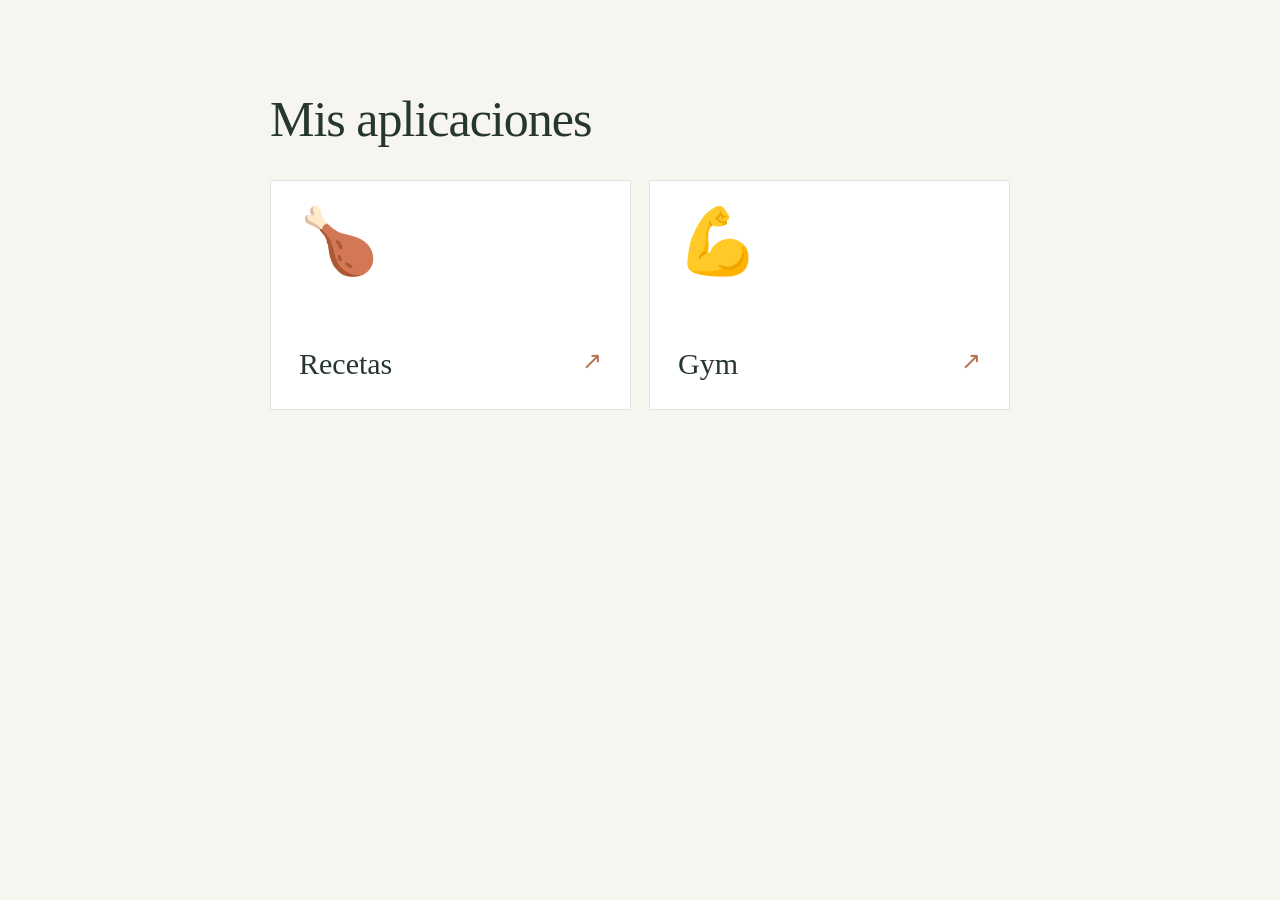
<file: index.html>
<!doctype html>
<html lang="es">
<head>
  <meta charset="utf-8">
  <meta name="viewport" content="width=device-width, initial-scale=1">
  <meta name="theme-color" content="#6624c9">
  <link rel="manifest" href="manifest.webmanifest">
  <link rel="icon" type="image/png" href="icon-192.png">
  <title>Mis aplicaciones</title>
  <style>
    *{box-sizing:border-box}body{margin:0;background:#f6f5ef;color:#26372d;font-family:Arial,sans-serif}main{max-width:780px;margin:0 auto;padding:clamp(40px,10vh,100px) 20px}h1{font:400 clamp(36px,6vw,50px) Georgia,serif;letter-spacing:-1px;margin:0 0 32px}.apps{display:grid;grid-template-columns:repeat(2,minmax(0,1fr));gap:18px}.app{display:flex;flex-direction:column;align-items:flex-start;justify-content:space-between;min-height:230px;padding:28px;background:#fff;border:1px solid #e2e6dc;color:inherit;text-decoration:none;transition:border-color .2s,transform .2s}.app:hover{border-color:#8da78d;transform:translateY(-2px)}.app:focus-visible{outline:3px solid #405e45;outline-offset:3px}.emoji{font-size:64px;line-height:1}.name{font:400 30px Georgia,serif}.arrow{float:right;color:#b97050;font:24px Arial,sans-serif}.bottom{width:100%}@media(max-width:500px){main{padding-top:38px}.apps{grid-template-columns:1fr;gap:14px}.app{min-height:160px;padding:22px}.emoji{font-size:52px}.name{font-size:27px}}
  </style>
</head>
<body>
  <main>
    <h1>Mis aplicaciones</h1>
    <div class="apps">
      <a class="app" href="apps/cook/"><span class="emoji" aria-hidden="true">🍗</span><span class="bottom"><span class="name">Recetas</span><span class="arrow" aria-hidden="true">↗</span></span></a>
      <a class="app" href="apps/gym/"><span class="emoji" aria-hidden="true">💪</span><span class="bottom"><span class="name">Gym</span><span class="arrow" aria-hidden="true">↗</span></span></a>
    </div>
  </main>
</body>
</html>
</file>
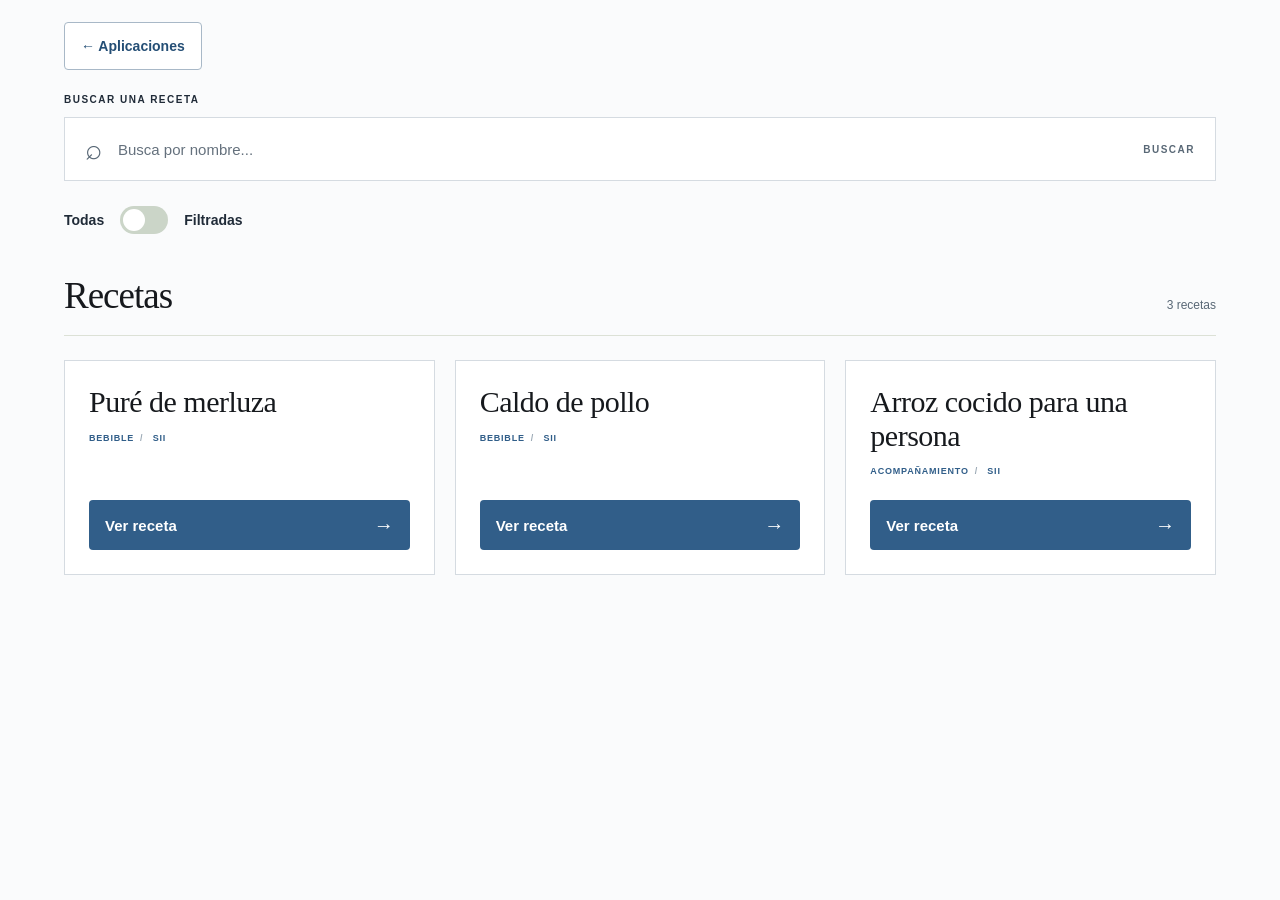
<file: apps/cook/index.html>
<!doctype html>
<html lang="es">
<head>
  <meta charset="utf-8">
  <meta name="viewport" content="width=device-width, initial-scale=1">
  <meta name="theme-color" content="#f6f5ef">
  <link rel="manifest" href="../../manifest.webmanifest"><link rel="icon" type="image/png" href="../../icon-192.png">
  <title>Mi recetario</title>
  <link rel="stylesheet" href="../../styles.css"><link rel="stylesheet" href="styles.css">
  <script src="app.js" defer></script>
</head>
<body>
  <main class="shell">
    <a class="apps-link" href="../../">← Aplicaciones</a>
    <section id="collection">
      <div class="search-area"><label for="search">BUSCAR UNA RECETA</label><div class="search-wrap"><span aria-hidden="true">⌕</span><input id="search" type="search" placeholder="Busca por nombre..." autocomplete="off"><span class="search-hint">BUSCAR</span></div></div>
      <div class="filters"><div class="filter-switch"><span id="filter-mode-label">Todas</span><label class="switch"><input id="filter-mode" type="checkbox" aria-labelledby="filter-mode-label filter-mode-filtered" aria-controls="tag-filters"><span class="switch-track" aria-hidden="true"></span></label><span id="filter-mode-filtered">Filtradas</span></div><div id="tag-filters" hidden><fieldset id="tags" class="tag-list"><legend>Elige las etiquetas</legend></fieldset><label class="match-mode" for="match-mode">Mostrar recetas que tengan <select id="match-mode"><option value="and">todas las etiquetas (AND)</option><option value="or">alguna etiqueta (OR)</option></select></label></div></div>
      <div class="section-heading"><h2>Recetas</h2><p id="count" aria-live="polite"></p></div>
      <div id="recipes" class="recipe-grid" aria-live="polite"><p class="loading">Cargando recetas...</p></div>
    </section>
    <section id="focus" hidden aria-label="Modo cocina"></section>
  </main>
</body>
</html>
</file>
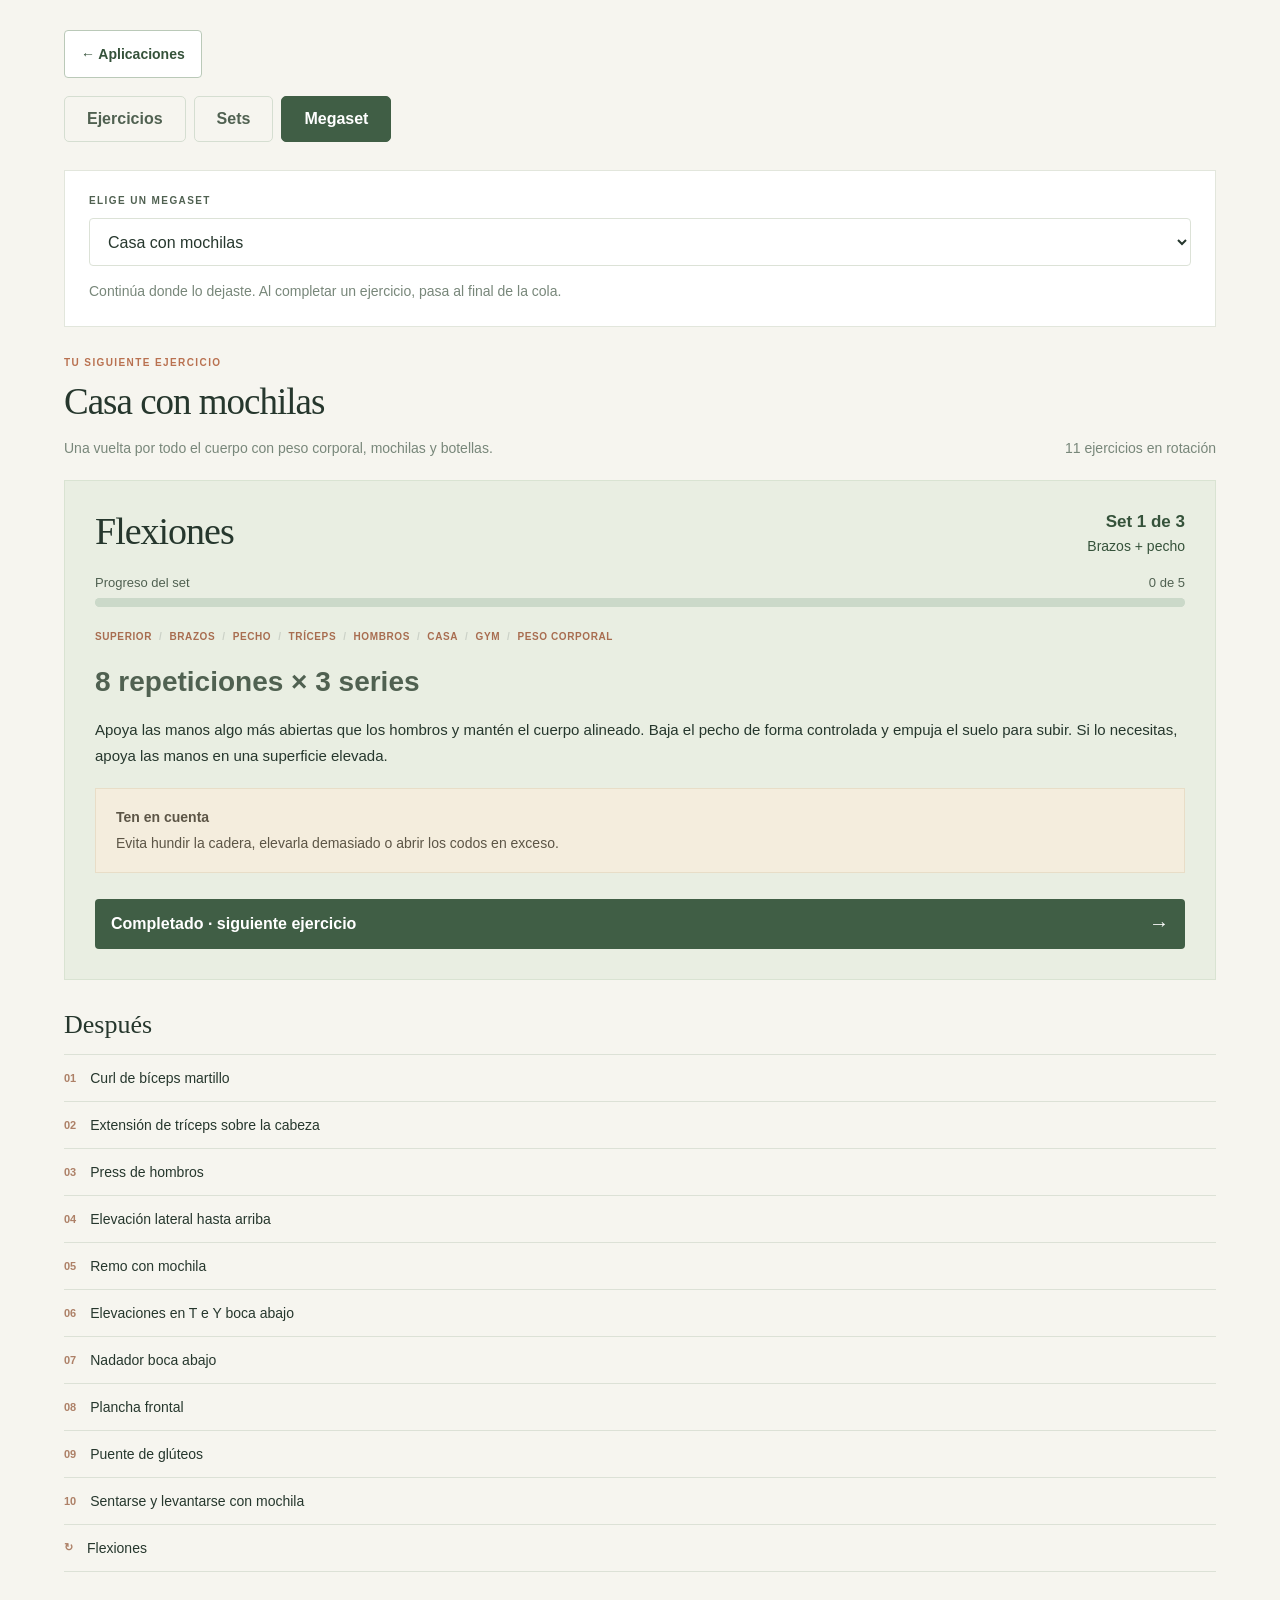
<file: apps/gym/index.html>
<!doctype html>
<html lang="es">
<head>
  <meta charset="utf-8"><meta name="viewport" content="width=device-width, initial-scale=1"><meta name="theme-color" content="#f6f5ef">
  <link rel="manifest" href="../../manifest.webmanifest"><link rel="icon" type="image/png" href="../../icon-192.png">
  <title>Mi gimnasio</title><link rel="stylesheet" href="../../styles.css"><link rel="stylesheet" href="styles.css"><script src="app.js" defer></script>
</head>
<body><main class="shell">
  <a class="apps-link" href="../../">← Aplicaciones</a>
  <nav class="modes" aria-label="Modo de uso"><button id="catalog-mode" class="mode" type="button" aria-pressed="false">Ejercicios</button><button id="set-mode" class="mode" type="button" aria-pressed="false">Sets</button><button id="session-mode" class="mode active" type="button" aria-pressed="true">Megaset</button></nav>
  <section id="catalog" hidden><div class="search-area"><label for="search">BUSCAR UN EJERCICIO</label><div class="search-wrap"><span aria-hidden="true">⌕</span><input id="search" type="search" placeholder="Busca por nombre..." autocomplete="off"></div></div>
    <div class="filters"><div class="filter-switch"><span>Todas</span><label class="switch"><input id="filter-mode" type="checkbox" aria-label="Activar filtros de etiquetas" aria-controls="tag-f-filters"><span class="switch-track" aria-hidden="true"></span></label><span>Filtradas</span></div><div id="tag-f-filters" hidden><div id="tag-groups"></div><label class="match-mode" for="match-mode">Mostrar ejercicios que tengan <select id="match-mode"><option value="and">todas las etiquetas (AND)</option><option value="or">alguna etiqueta (OR)</option></select></label></div></div>
    <div class="section-heading"><h1>Ejercicios</h1><p id="count" aria-live="polite"></p></div><div id="exercises" class="grid" aria-live="polite">Cargando ejercicios...</div>
  </section>
  <section id="session"><div class="session-picker"><label for="megaset">ELIGE UN MEGASET</label><select id="megaset"></select><p>Continúa donde lo dejaste. Al completar un ejercicio, pasa al final de la cola.</p></div><div id="session-content" aria-live="polite">Cargando megaset...</div></section>
  <section id="sets" hidden><div class="session-picker"><label for="set-select">ELIGE UN SET</label><select id="set-select"></select><p>Marca los ejercicios que completes. Las marcas se mantienen mientras esta página esté abierta.</p></div><div id="set-content" aria-live="polite">Cargando sets...</div></section>
  <section id="detail" hidden></section>
</main></body></html>
</file>
<file: styles.css>
/* Estilos compartidos por las aplicaciones. */
*{box-sizing:border-box}
body{margin:0}
button{cursor:pointer}
.search-wrap:focus-within{outline:2px solid #768e77;outline-offset:2px}
.section-heading{border-bottom:1px solid #dce1d6;display:flex;justify-content:space-between;align-items:end;padding-bottom:18px;margin-bottom:24px}
[hidden]{display:none!important}
.filter-switch{display:flex;align-items:center;gap:12px;color:#506151;font-size:14px;font-weight:700}
.switch input{position:absolute;opacity:0;width:1px;height:1px}
.switch-track:after{content:'';display:block;width:22px;height:22px;margin:3px;background:white;border-radius:50%;transition:transform .2s}
.switch input:checked+.switch-track{background:#405e45}
.switch input:checked+.switch-track:after{transform:translateX(20px)}
.switch input:focus-visible+.switch-track{outline:2px solid #b97050;outline-offset:3px}
.tag-option input{width:18px;height:18px;margin:0;accent-color:#405e45}
.apps-link:hover{background:#edf2e9}
.apps-link:focus-visible{outline:2px solid #405e45;outline-offset:3px}
:root{font-family:Arial,sans-serif;color:#26372d;background:#f6f5ef}
.shell{max-width:1200px;margin:auto}
.search-wrap{display:flex;align-items:center;background:white;border:1px solid #dce1d6;padding:0 20px;gap:14px}
.search-wrap input{border:0;outline:0;min-width:0;flex:1;color:#26372d;background:transparent;font-size:15px}
.switch{display:inline-flex;position:relative;cursor:pointer;padding:4px}
.switch-track{display:block;width:48px;height:28px;background:#cbd5c8;border-radius:20px}
.tag-option{display:inline-flex;align-items:center;border:1px solid #dce2d7;font-size:14px;cursor:pointer}
.match-mode{display:flex;align-items:center;flex-wrap:wrap;gap:10px;margin-top:16px;color:#506151;font-size:13px}
.apps-link{display:inline-flex;align-items:center;min-height:48px;padding:10px 16px;background:#fff;border:1px solid #bac9b8;border-radius:4px;color:#35523a;text-decoration:none;font-size:14px;font-weight:700}
</file>
<file: apps/cook/styles.css>
:root{font-synthesis:none}
button,input{font:inherit}
.topbar{height:78px;border-bottom:1px solid #dfe2d7;display:flex;align-items:center;justify-content:space-between;padding:0 max(6%,calc((100% - 1200px)/2));background:#fbfbf7}
.brand{font-family:Georgia,serif;color:#273d2e;text-decoration:none;font-size:24px;font-weight:bold;letter-spacing:-1px}
.brand-icon{color:#d17b53;font-size:27px;vertical-align:-2px;margin-right:7px}
.brand-dot{color:#d17b53}
.top-note,.eyebrow,.filter-label,label,.search-hint,footer,.focus-label{font-size:10px;letter-spacing:1.5px;font-weight:700}
.top-note{color:#8e998e}
.shell{padding:0 24px}
.intro{display:flex;justify-content:space-between;align-items:center;padding:76px 0 48px}
.eyebrow{color:#b97150;margin:0 0 20px}
.eyebrow span{display:inline-block;width:21px;height:1px;background:#b97150;vertical-align:middle;margin-right:8px}
h1,h2,h3,p{margin-top:0}
h1,h2,h3{font-family:Georgia,serif;font-weight:400}
h1{font-size:clamp(43px,6vw,72px);letter-spacing:-2.5px;line-height:1.05;margin-bottom:19px}
h1 em{color:#b97050;font-weight:400}
.intro-copy{color:#7d887d;font-size:15px;line-height:1.7;max-width:490px;margin-bottom:0}
.intro-mark{font-size:125px;color:#e5e8db;line-height:1;margin-right:8%}
.search-area label{display:block;color:#506151;margin-bottom:12px}
.search-wrap{height:64px}
.search-wrap>span:first-child{font-size:29px;line-height:1;color:#8d9b8a}
.search-wrap input::placeholder{color:#a1aaa1}
.search-hint{color:#a4afa2}
.filters{display:flex;align-items:center;gap:20px;padding:21px 0 57px}
.filter-label{color:#8a9688;white-space:nowrap}
.tag-list{display:flex;flex-wrap:wrap;gap:8px}
.tag{border:1px solid #dce2d7;border-radius:30px;background:transparent;color:#6d7e6d;padding:8px 15px;font-size:12px}
.tag.active{background:#344f3b;border-color:#344f3b;color:white}
.section-heading .eyebrow{margin-bottom:9px}
.section-heading h2{font-size:37px;letter-spacing:-1px;margin:0}
.section-heading h2 span{font-family:Arial;font-size:19px;color:#d59777}
.section-heading>p{color:#93a092;font-size:12px;margin:0 0 5px}
.recipe-grid{display:grid;grid-template-columns:repeat(3,minmax(0,1fr));gap:20px;padding-bottom:100px}
.recipe-card{background:#fff;border:1px solid #e2e6dc;display:flex;flex-direction:column;min-height:310px}
.card-top{height:105px;position:relative;background:#e7ece1;overflow:hidden}
.recipe-card:nth-child(3n+2) .card-top{background:#f1e7dc}
.recipe-card:nth-child(3n+3) .card-top{background:#e9eadd}
.card-number{position:absolute;top:18px;left:20px;font-size:10px;letter-spacing:1px;color:#81927e}
.card-flower{position:absolute;right:18px;top:-26px;font-size:125px;color:#cedac8;line-height:1}
.recipe-card:nth-child(3n+2) .card-flower{color:#e3cbbd}
.recipe-card:nth-child(3n+3) .card-flower{color:#d8ddc8}
.card-body{padding:23px;display:flex;flex-direction:column;flex:1}
.card-tags{display:flex;flex-wrap:wrap;gap:6px;margin-bottom:13px}
.card-tag{font-size:9px;font-weight:bold;letter-spacing:.8px;text-transform:uppercase;color:#a86d50}
.card-tag+.card-tag:before{content:' / ';color:#cbd1c7;margin-right:6px}
.card-body h3{font-size:26px;line-height:1.16;letter-spacing:-.5px;margin-bottom:12px}
.card-meta{color:#94a092;font-size:12px;margin-bottom:25px}
.card-bottom{border-top:1px solid #edf0e9;padding-top:16px;margin-top:auto;display:flex;align-items:center;justify-content:space-between}
.card-bottom span{font-size:11px;color:#97a397}
.focus-button,.back-button{border:0;background:none;color:#35523a;font-weight:bold;font-size:12px;padding:8px 0}
.focus-button span{font-size:17px;color:#ba7858;margin-left:9px}
.empty{grid-column:1/-1;padding:55px 15px;text-align:center;color:#7d887d;background:#fff;border:1px solid #e2e6dc;line-height:1.6}
.focus-header{padding:48px 0 35px;border-bottom:1px solid #dce1d6}
.back-button{margin-bottom:37px;color:#718573}
.focus-header h1{max-width:800px;margin-bottom:15px}
.focus-header .card-tags{margin-bottom:0}
.focus-layout{display:grid;grid-template-columns:1fr 1.7fr;gap:70px;padding:45px 0 100px}
.focus-layout h2{font-size:30px;margin:0 0 10px}
.focus-subtitle{color:#8b988a;font-size:13px;line-height:1.5;margin-bottom:25px}
.ingredients{list-style:none;padding:0;margin:0}
.ingredients li{padding:14px 0;border-bottom:1px solid #e0e5dc;display:flex;justify-content:space-between;gap:15px;font-size:14px;line-height:1.4}
.ingredients li span:last-child{color:#849284;text-align:right;white-space:nowrap}
.steps{list-style:none;padding:0;margin:0}
.step{border-top:1px solid #e0e5dc}
.step label{display:flex;gap:17px;align-items:flex-start;padding:22px 0;cursor:pointer;font-size:15px;line-height:1.65;letter-spacing:0;font-weight:400}
.step input{appearance:none;flex:0 0 25px;width:25px;height:25px;border:1px solid #aab9a9;border-radius:50%;margin:0;background:#fff}
.step input:checked{background:#405e45;border-color:#405e45}
.step input:checked:after{content:'✓';display:block;text-align:center;color:white;line-height:23px;font-size:15px}
.step input:focus-visible{outline:2px solid #b97050;outline-offset:3px}
.step input:checked~span{color:#9ca99a;text-decoration:line-through}
.step-number{color:#bd8265;font-size:11px;font-weight:bold;letter-spacing:1px;padding-top:4px}
.progress{font-size:12px;color:#879687;margin:0 0 20px}
footer{border-top:1px solid #dfe2d7;padding:25px max(6%,calc((100% - 1200px)/2));display:flex;justify-content:space-between;gap:15px;color:#9aa599;font-size:9px}
.footer-star{color:#c78b6e;margin-left:5px}
@media(max-width:700px){.topbar{height:67px;padding:0 20px}.top-note{display:none}.shell{padding:0 20px}.intro{padding:55px 0 36px}.intro-mark{font-size:68px;margin:0 0 0 10px}.intro-copy{font-size:14px}.filters{align-items:flex-start;flex-direction:column;gap:12px;padding-bottom:42px}.recipe-grid{grid-template-columns:1fr;gap:14px;padding-bottom:65px}.recipe-card{min-height:0}.card-top{height:85px}.card-body h3{font-size:24px}.section-heading h2{font-size:32px}.focus-layout{grid-template-columns:1fr;gap:45px;padding-bottom:65px}.focus-header{padding-top:28px}.back-button{margin-bottom:30px}.focus-header h1{font-size:43px}.search-hint{display:none}footer{padding:22px 20px}footer span:last-child{display:none}}
#collection{padding-top:44px}
.filters{padding-bottom:36px}
.recipe-card{min-height:210px}
.card-body{padding:24px}
.card-body h3{margin-bottom:14px}
.card-meta{margin-bottom:24px}
.focus-layout{gap:24px;align-items:start}
.focus-note{padding:30px;background:#f1ead6;border:1px solid #e6dcc2;box-shadow:0 4px 12px #34402b0b}
.steps-note{background:#e9eee2;border-color:#d9e3d2}
.focus-note .ingredients li,.focus-note .step{border-color:#cbd2bd}
.focus-note .step:last-child{border-bottom:1px solid #cbd2bd}
@media(max-width:700px){#collection{padding-top:26px}.focus-layout{gap:18px}.focus-note{padding:23px 20px}}
.filters{display:block}
.switch-track{transition:background .2s}
.tag-list{border:0;padding:18px 0 0;margin:0;display:flex;flex-wrap:wrap;gap:10px}
.tag-list legend{padding:0;margin-bottom:10px;color:#6d7e6d;font-size:12px}
.tag-option{gap:9px;padding:10px 13px;background:#fff;border-radius:6px;color:#405445;letter-spacing:0;font-weight:400}
.recipe-card{min-height:215px}
.card-body h3{font-size:30px;line-height:1.12}
.card-body .card-tags{margin-bottom:24px}
.focus-button{display:flex;align-items:center;justify-content:space-between;width:100%;min-height:50px;margin-top:auto;padding:12px 16px;background:#405e45;color:white;border-radius:4px;font-size:15px;text-align:left}
.focus-button span{color:white;font-size:20px}
.focus-button:hover{background:#304b36}
.back-button{display:inline-flex;align-items:center;min-height:50px;padding:12px 18px;border:1px solid #bac9b8;border-radius:4px;background:#fff;font-size:15px;color:#35523a}
.back-button:hover{background:#edf2e9}
@media(max-width:700px){.recipe-card{min-height:0}.card-body{padding:22px}.card-body h3{font-size:28px}.back-button{min-height:52px}}
.match-mode{letter-spacing:0;font-weight:400}
.match-mode select{min-height:44px;max-width:100%;padding:9px 36px 9px 12px;border:1px solid #dce2d7;border-radius:6px;background:#fff;color:#26372d;font:inherit}
.match-mode select:focus-visible{outline:2px solid #768e77;outline-offset:2px}
.apps-link{margin-top:22px}
#collection{padding-top:24px}
@media(max-width:700px){.apps-link{margin-top:16px}#collection{padding-top:20px}}
/* Paleta clara y azul para el recetario. */
:root{background:#fafbfc;color:#16191d}
.search-area label,.filter-switch,.match-mode,.tag-option,.back-button,.apps-link{color:#202b38}
.search-wrap,.recipe-card,.tag-option,.match-mode select{border-color:#d5dbe1}
.search-wrap input,.match-mode select{color:#16191d}
.search-wrap input::placeholder{color:#65717d}
.search-wrap>span:first-child,.search-hint,.section-heading>p,.focus-subtitle,.progress,.tag-list legend{color:#596876}
.eyebrow,.card-tag,.step-number{color:#315e89}
.eyebrow span{background:#315e89}
.card-tag+.card-tag:before{color:#9ba9b5}
.focus-button,.step input:checked,.switch input:checked+.switch-track{background:#315e89;border-color:#315e89}
.focus-button:hover{background:#254967}
.back-button,.apps-link{color:#244e75;border-color:#a8b8c7}
.back-button:hover,.apps-link:hover{background:#edf3f8}
.tag-option input{accent-color:#315e89}
.steps-note{background:#eef3f7;border-color:#d3dfe8}
.step input:checked~span{color:#64717c}
.ingredients li span:last-child{color:#4d5359;white-space:normal}
@media(max-width:700px){
  .search-wrap input{font-size:16px}
  .filter-switch,.tag-option,.back-button,.focus-button,.apps-link{font-size:16px}
  .match-mode,.focus-subtitle,.progress{font-size:14px}
  .ingredients li{font-size:15px}
  .step label{font-size:16px}
  .card-tag{font-size:10px}
}
</file>
<file: apps/gym/styles.css>
button,input,select{font:inherit}
.shell{padding:30px 24px 90px}
.modes{display:flex;gap:8px;margin-bottom:28px}
.mode{border:1px solid #d5ded1;border-radius:5px;padding:13px 22px;background:transparent;color:#506151;font-weight:700}
.mode.active{background:#405e45;color:white;border-color:#405e45}
.search-area>label,.session-picker>label{display:block;color:#506151;font-size:10px;letter-spacing:1.4px;font-weight:700;margin-bottom:12px}
.search-wrap{height:62px}
.search-wrap span{font-size:29px;color:#8d9b8a}
.filters{padding:21px 0 36px}
.tag-group{border:0;padding:16px 0 0;margin:0;display:flex;flex-wrap:wrap;gap:8px}
.tag-group legend{padding:0;margin-bottom:8px;color:#6d7e6d;font-size:12px}
.tag-option{gap:8px;padding:10px 12px;background:white;border-radius:5px}
.match-mode select,.session-picker select{min-height:48px;max-width:100%;padding:10px 14px;border:1px solid #dce2d7;border-radius:4px;background:white;color:#26372d}
.section-heading h1,.session-title{font:400 37px Georgia,serif;letter-spacing:-1px;margin:0}
.section-heading p{color:#829082;font-size:12px;margin:0}
.grid{display:grid;grid-template-columns:repeat(3,minmax(0,1fr));gap:20px}
.card{background:white;border:1px solid #e2e6dc;display:flex;flex-direction:column;padding:24px;min-height:210px}
.card h2{font:400 29px/1.15 Georgia,serif;letter-spacing:-.5px;margin:0 0 16px}
.tags{display:flex;flex-wrap:wrap;gap:7px;margin-bottom:22px}
.tag{color:#a86d50;font-size:10px;font-weight:700;letter-spacing:.6px;text-transform:uppercase}
.tag+.tag:before{content:'/';color:#cbd1c7;margin-right:7px}
.primary,.back{min-height:50px;border:0;border-radius:4px;padding:13px 16px;font-weight:700;text-align:left}
.primary{display:flex;align-items:center;justify-content:space-between;width:100%;margin-top:auto;background:#405e45;color:white}
.primary:hover{background:#304b36}
.primary span{font-size:20px}
.back{background:white;color:#35523a;border:1px solid #bac9b8;margin-bottom:28px}
.empty{background:white;padding:30px;color:#718170;line-height:1.6;grid-column:1/-1}
.session-picker{background:white;border:1px solid #e2e6dc;padding:24px;margin-bottom:30px}
.session-picker select{width:100%;font-size:16px}
.session-picker p,.muted{color:#78877a;font-size:14px;line-height:1.6;margin:14px 0 0}
.session-heading{display:flex;justify-content:space-between;align-items:end;gap:12px;margin-bottom:20px}
.eyebrow{color:#b97150;font-size:10px;letter-spacing:1.4px;font-weight:700;margin:0 0 12px}
.session-current{background:#e9eee2;border:1px solid #d9e3d2;padding:30px}
.session-current h2,.detail-header h1{font:400 38px/1.1 Georgia,serif;letter-spacing:-1px;margin:0 0 16px}
.description{line-height:1.7;font-size:15px}
.error-box{background:#f4eddd;border:1px solid #e8ddc7;padding:17px 20px;margin:20px 0;color:#5c5546;font-size:14px;line-height:1.6}
.error-box strong{display:block;margin-bottom:4px}
.prescription{color:#506151;font-size:14px;font-weight:700;margin:0 0 18px}
.exercise-gif{display:block;max-width:100%;max-height:360px;object-fit:contain;margin:20px 0}
.queue{margin-top:30px}
.queue h2{font:400 26px Georgia,serif;margin:0 0 14px}
.queue ol{list-style:none;margin:0;padding:0;border-top:1px solid #dce1d6}
.queue li{display:flex;align-items:center;gap:14px;padding:15px 0;border-bottom:1px solid #dce1d6;font-size:14px}
.queue li span{color:#ad8067;font-size:11px;font-weight:700}
.detail-header{padding-top:8px}
.detail-content{background:#e9eee2;border:1px solid #d9e3d2;padding:28px}
.storage-warning{color:#93523e;font-size:13px;line-height:1.5}
.session-current .primary{margin-top:26px}
.detail-content .tags{margin-bottom:18px}
@media(max-width:700px){.shell{padding:20px 20px 70px}.modes .mode{flex:1}.grid{grid-template-columns:1fr;gap:14px}.card{min-height:0;padding:22px}.card h2{font-size:27px}.section-heading h1,.session-title{font-size:32px}.session-picker,.session-current,.detail-content{padding:22px}.session-current h2,.detail-header h1{font-size:33px}.session-heading{align-items:start;flex-direction:column}.back{min-height:52px}}
.apps-link{margin-bottom:18px}
.session-current .prescription{font-size:28px;line-height:1.25}@media(max-width:700px){.session-current .prescription{font-size:25px}}
.set-list{display:grid;gap:18px}.set-exercise h2{margin-bottom:16px}.set-exercise .prescription{font-size:28px;line-height:1.25}.set-check{display:flex;align-items:center;gap:12px;min-height:52px;padding:12px 16px;background:#fff;border:1px solid #bac9b8;border-radius:4px;font-size:16px;font-weight:700;cursor:pointer}.set-check input{width:22px;height:22px;margin:0;accent-color:#405e45}.set-check:has(input:checked){background:#d9e8d9}.set-check:focus-within{outline:2px solid #405e45;outline-offset:2px}@media(max-width:700px){.modes{gap:5px}.modes .mode{padding:12px 5px;font-size:14px}.set-exercise .prescription{font-size:25px}}
.set-exercise.is-completed h2{text-decoration:line-through}
.current-heading{display:flex;align-items:flex-start;justify-content:space-between;gap:16px}.session-current .current-heading h2{margin:0;min-width:0}.current-set{flex:0 0 auto;max-width:40%;margin:0;text-align:right;color:#35523a;font-size:17px;line-height:1.3}.current-set strong,.current-set span{display:block}.current-set span{margin-top:4px;font-size:14px;font-weight:400}.set-progress{margin:20px 0 24px}.set-progress-label{display:flex;justify-content:space-between;gap:12px;margin-bottom:8px;color:#506151;font-size:13px}.set-progress progress{display:block;width:100%;height:9px;border:0;border-radius:9px;overflow:hidden;appearance:none;background:#cbd9c9}.set-progress progress::-webkit-progress-bar{background:#cbd9c9;border-radius:9px}.set-progress progress::-webkit-progress-value{background:#405e45;border-radius:9px}.set-progress progress::-moz-progress-bar{background:#405e45;border-radius:9px}@media(max-width:700px){.current-heading{gap:12px}.current-set{font-size:16px}.current-set span{font-size:13px}.session-current .current-heading h2{font-size:28px}}
</file>
